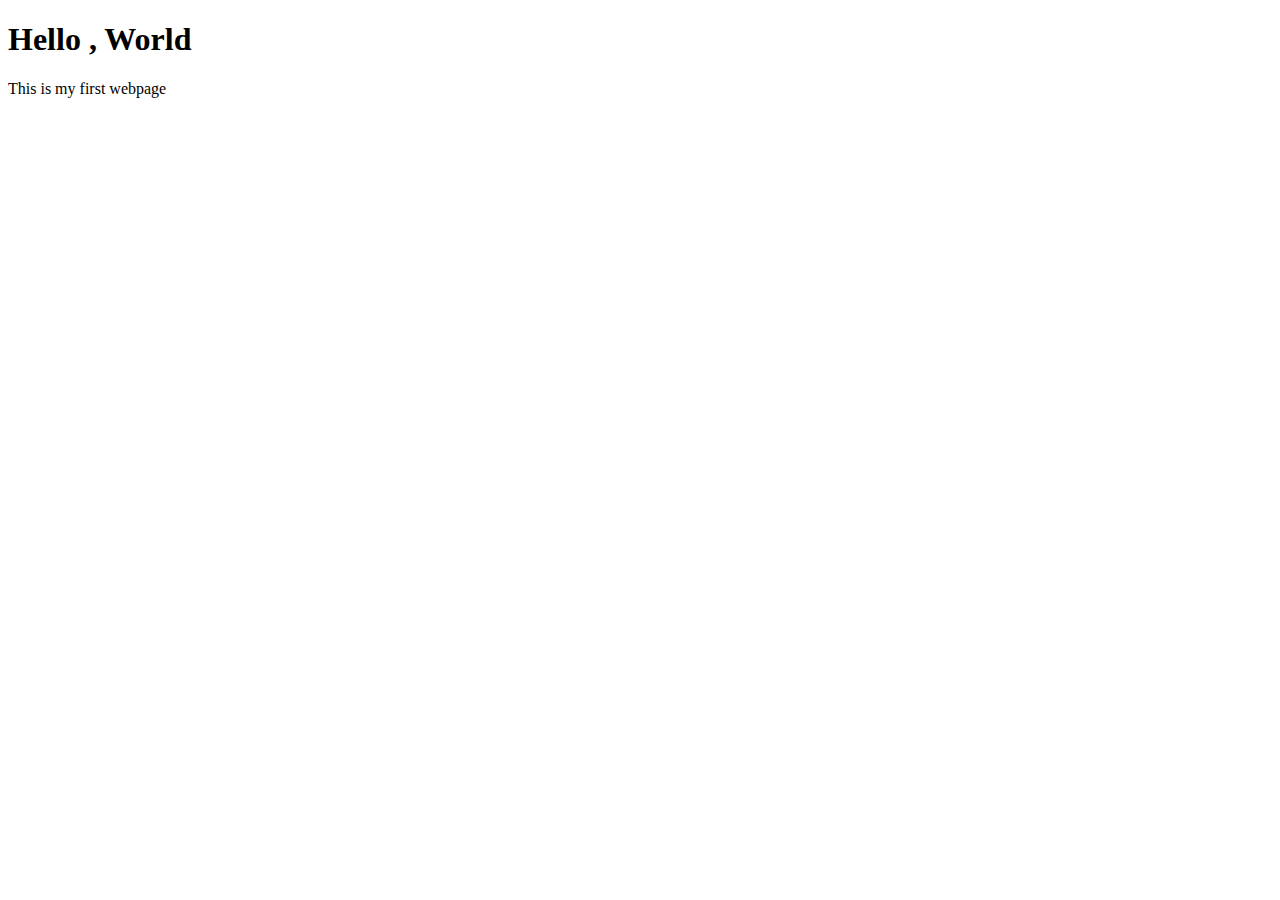
<file: index.html>
<!doctype html>
<html lang="en">
<head>
    <meta charset="UTF-8">
    <meta name="viewport"
          content="width=device-width, user-scalable=no, initial-scale=1.0, maximum-scale=1.0, minimum-scale=1.0">
    <meta http-equiv="X-UA-Compatible" content="ie=edge">
    <title>My First Webpage </title>
</head>
<body>
<h1> Hello , World   </h1>
<p> This is my first webpage </p>

</body> 
</html>
</file>
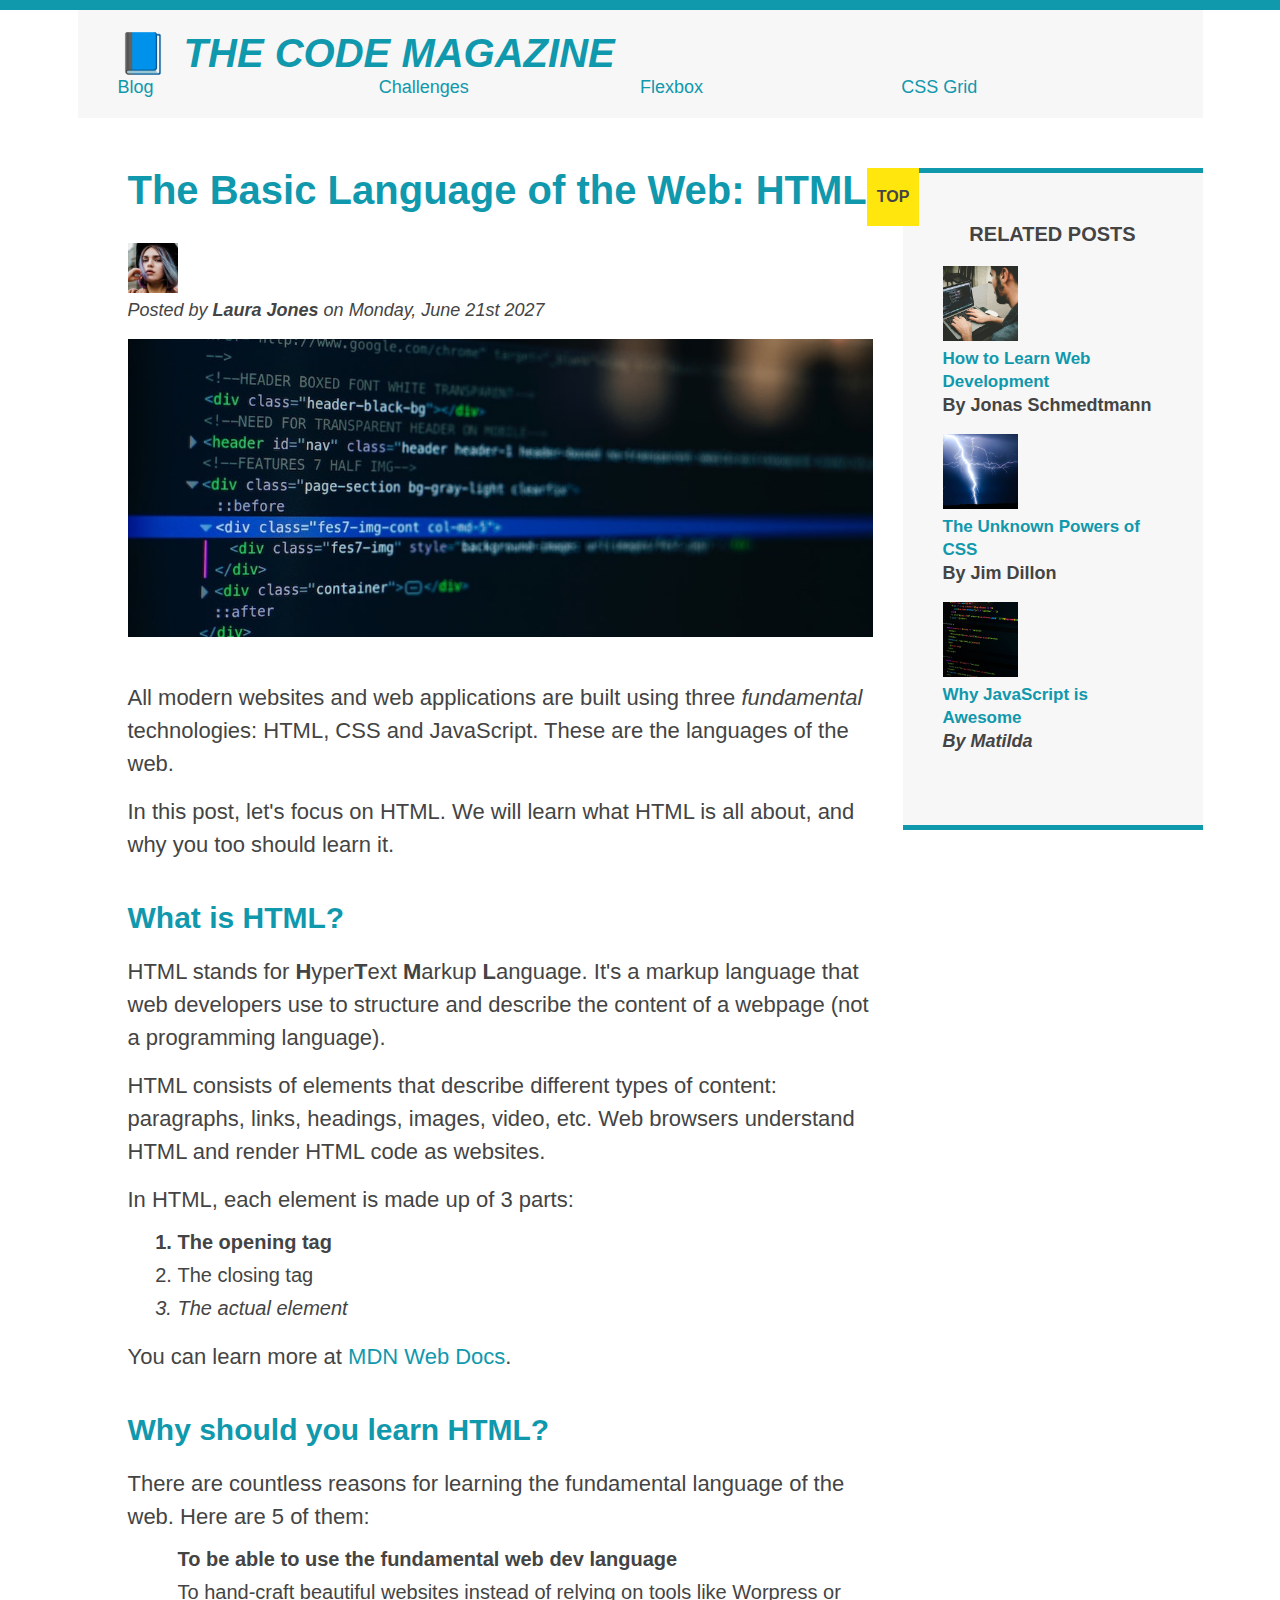
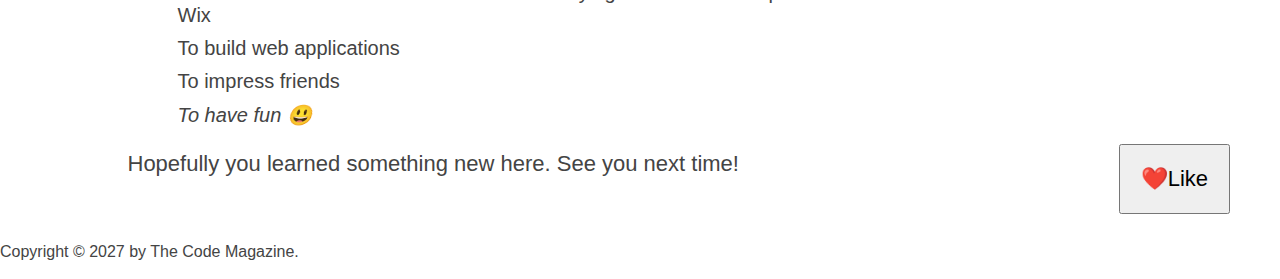
<file: 0-4 CSS FLEXBOX/index.html>
<!DOCTYPE html>
<html lang="en">
<head>
    <meta charset="UTF-8" />
    <link href="style.css" rel="stylesheet" />

    <title>The Basic Language of the Web: HTML</title>
</head>

<body>
<!--
<h1>The Basic Language of the Web: HTML</h1>
<h2>The Basic Language of the Web: HTML</h2>
<h3>The Basic Language of the Web: HTML</h3>
<h4>The Basic Language of the Web: HTML</h4>
<h5>The Basic Language of the Web: HTML</h5>
<h6>The Basic Language of the Web: HTML</h6>
-->

<div class="container">
    <header class="main-header clearfix">
        <h1>📘 The Code Magazine</h1>

        <nav>
            <!-- <strong>This is the navigation</strong> -->
            <a class="n1" href="blog.html">Blog</a>
            <a class="n2"    href="#">Challenges</a>
            <a class="n3" href="flexbox.html">Flexbox</a>
            <a class="n4" href="css-grid.html">CSS Grid</a>
        </nav>

        <!-- <div class="clear"></div> -->
    </header>

    <!-- ONLY NECESSARY FOR FLEXBOX -->
     <div class="row"> 
    <article>
        <header class="post-header">
            <h2>The Basic Language of the Web: HTML</h2>

            <div class="author-box">
                <img
                        src="laura-jones.jpg"
                        alt="Headshot of Laura Jones, A cute  Girl with Purple Hair "
                        height="50"
                        width="50"
                        class="author-img"
                />

                <p id="author" class="author">
                    Posted by <strong>Laura Jones</strong> on Monday, June 21st 2027
                </p>
            </div>
                                                                      
            <img
                    src="post-img.jpg"
                    alt="HTML code on a screen"
                    width="500"
                    height="200"
                    class="post-img"
            />
            <button>❤️Like</button>
        </header>

        <p>
            All modern websites and web applications are built using three
            <em>fundamental</em>
            technologies: HTML, CSS and JavaScript. These are the languages of the
            web.
        </p>

        <p>
            In this post, let's focus on HTML. We will learn what HTML is all
            about, and why you too should learn it.
        </p>

        <h3>What is HTML?</h3>
        <p>
            HTML stands for <strong>H</strong>yper<strong>T</strong>ext
            <strong>M</strong>arkup <strong>L</strong>anguage. It's a markup
            language that web developers use to structure and describe the content
            of a webpage (not a programming language).
        </p>
        <p>
            HTML consists of elements that describe different types of content:
            paragraphs, links, headings, images, video, etc. Web browsers
            understand HTML and render HTML code as websites.
        </p>
        <p>In HTML, each element is made up of 3 parts:</p>

        <ol>
            <li class="first-li">The opening tag</li>
            <li>The closing tag</li>
            <li>The actual element</li>
        </ol>

        <p>
            You can learn more at
            <a
                    href="https://developer.mozilla.org/en-US/docs/Web/HTML"
                    target="_blank"
            >MDN Web Docs</a
            >.
        </p>

        <h3>Why should you learn HTML?</h3>

        <p>
            There are countless reasons for learning the fundamental language of
            the web. Here are 5 of them:
        </p>

        <ul>
            <li class="first-li">
                To be able to use the fundamental web dev language
            </li>
            <li>
                To hand-craft beautiful websites instead of relying on tools like
                Worpress or Wix
            </li>
            <li>To build web applications</li>
            <li>To impress friends</li>
            <li>To have fun 😃</li>
        </ul>

        <p>Hopefully you learned something new here. See you next time!</p>
    </article>
</div>
    <aside>
        <h4>Related posts</h4>

        <ul class="related">
            <li class="related-post">
                <img
                        src="related-1.jpg"
                        alt="Person programming"
                        width="75"
                        height="75"
                />
                <div>
                    <a href="#" class="related-link">How to Learn Web Development</a>
                    <p class="related-author">By Jonas Schmedtmann</p>
                </div>
            </li>
            <li class="related-post">
                <img
                        src="related-2.jpg"
                        alt="Lightning"
                        width="75"
                        height="75"
                />
                <div>
                    <a href="#" class="related-link">The Unknown Powers of CSS</a>
                    <p class="related-author">By Jim Dillon</p>
                </div>
            </li>
            <li class="related-post">
                <img
                        src="related-3.jpg"
                        alt="JavaScript code on a screen"
                        width="75"
                        height="75"
                />
                <div>
                    <a href="#" class="related-link">Why JavaScript is Awesome</a>
                    <p class="related-author">By Matilda</p>
                </div>
            </li>
        </ul>
    </aside>
    </div>

    <footer>
        <p id="copyright" class="copyright-text">
            Copyright &copy; 2027 by The Code Magazine.
        </p>
    </footer>

</body>
</html>
</file>
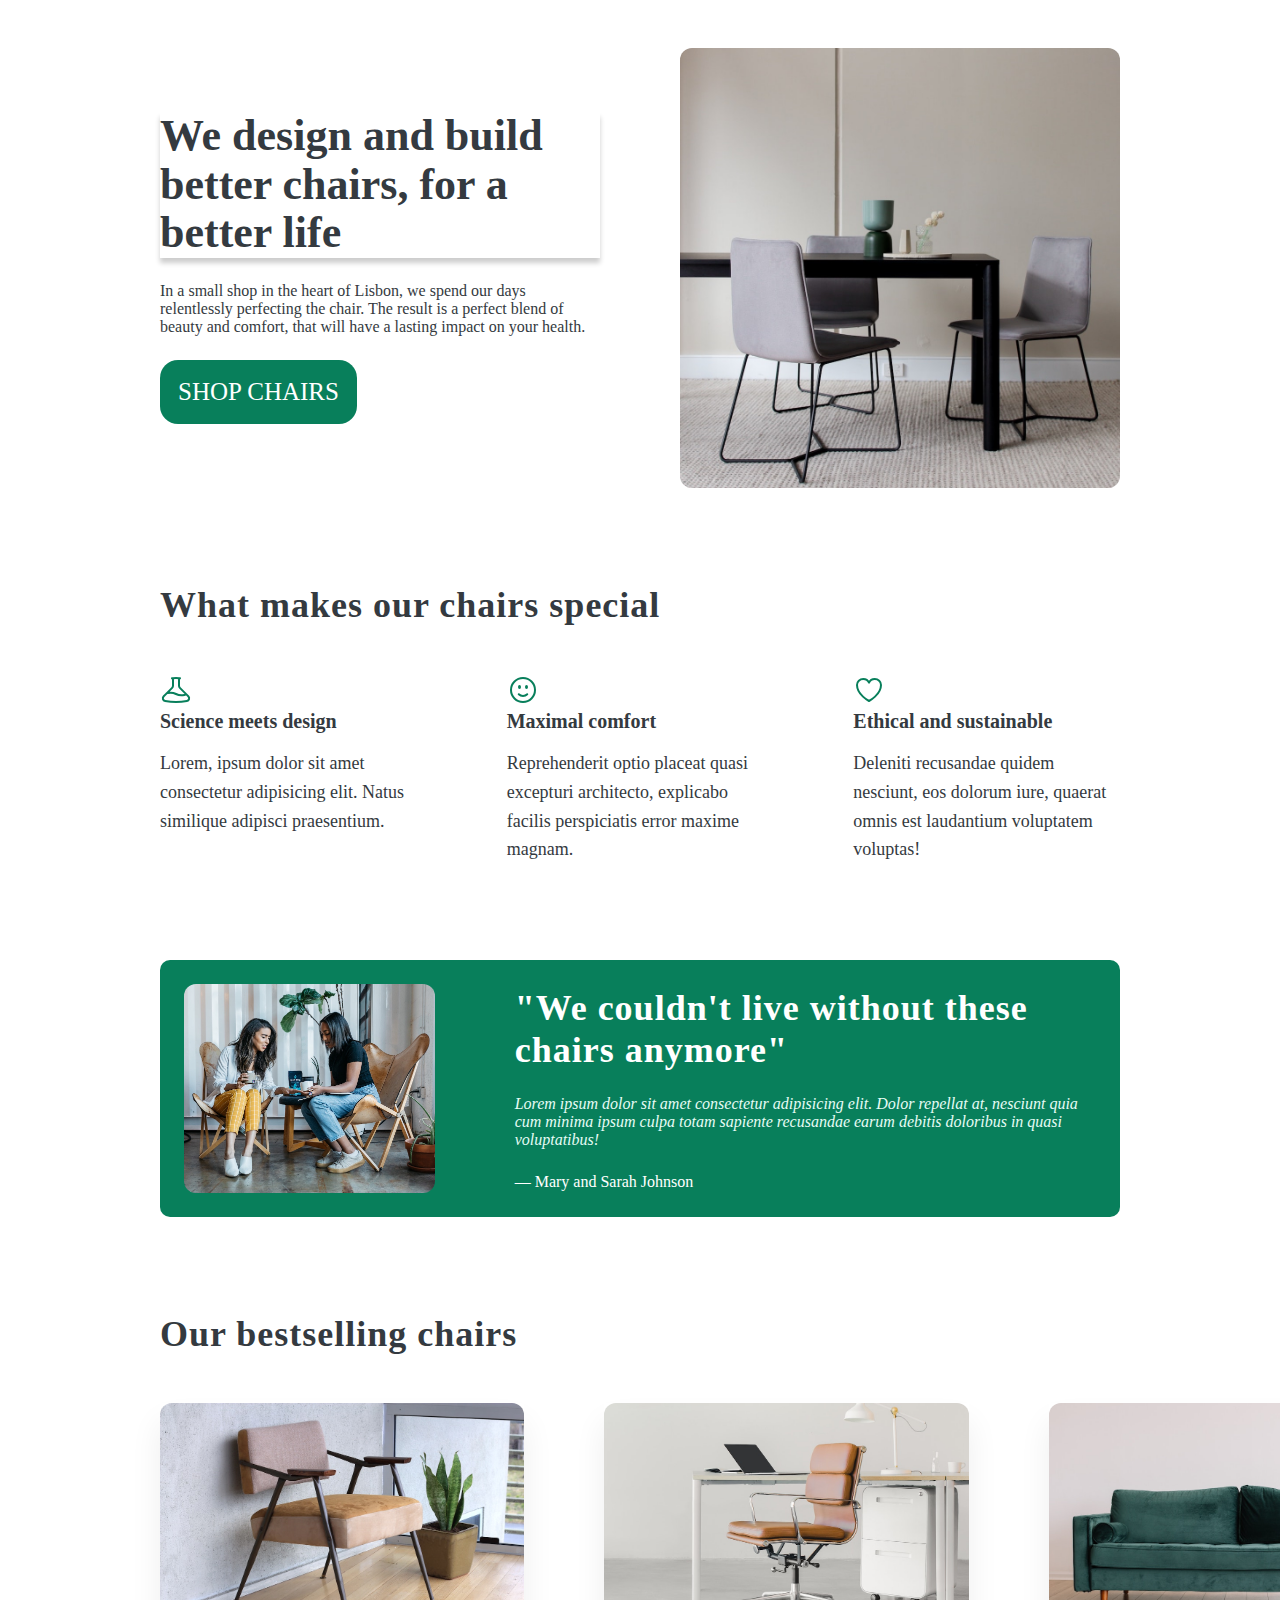
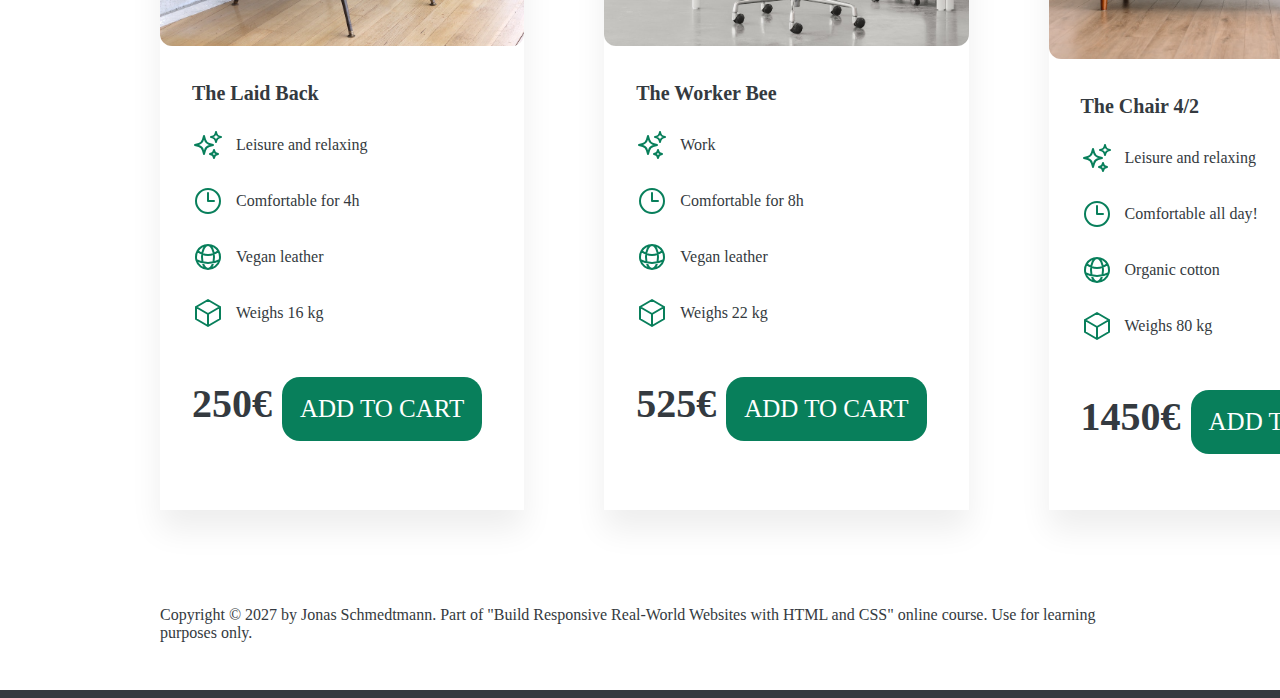
<file: 5-DESIGN/index.html>
<!DOCTYPE html>
<html lang="en">
  <head>
    <meta charset="UTF-8" />
    <meta http-equiv="X-UA-Compatible" content="IE=edge" />
    <meta name="viewport" content="width=device-width, initial-scale=1.0" />

    <link rel="stylesheet" href="style.css" />
    <title>Lisbon Chair Shop</title>
  </head>
  <body>
    <div class="container">
      <header>
        <div class="header-text-box">
          <h1>We design and build better chairs, for a better life</h1>
          <p class="header-text">
            In a small shop in the heart of Lisbon, we spend our days
            relentlessly perfecting the chair. The result is a perfect blend of
            beauty and comfort, that will have a lasting impact on your health.
          </p>
          <a class="btn btn--big" href="#">Shop chairs</a>
        </div>
        <img src="hero.jpg" alt="Photo" />
      </header>

      <section>
        <h2>What makes our chairs special</h2>
       
        
        <div class="grid-3-cols">
      
          <div>
            <svg class="features-icon" xmlns="http://www.w3.org/2000/svg" fill="none" viewBox="0 0 24 24" stroke-width="1.5" stroke="currentColor" class="size-6">
              <path stroke-linecap="round" stroke-linejoin="round" d="M9.75 3.104v5.714a2.25 2.25 0 0 1-.659 1.591L5 14.5M9.75 3.104c-.251.023-.501.05-.75.082m.75-.082a24.301 24.301 0 0 1 4.5 0m0 0v5.714c0 .597.237 1.17.659 1.591L19.8 15.3M14.25 3.104c.251.023.501.05.75.082M19.8 15.3l-1.57.393A9.065 9.065 0 0 1 12 15a9.065 9.065 0 0 0-6.23-.693L5 14.5m14.8.8 1.402 1.402c1.232 1.232.65 3.318-1.067 3.611A48.309 48.309 0 0 1 12 21c-2.773 0-5.491-.235-8.135-.687-1.718-.293-2.3-2.379-1.067-3.61L5 14.5" />
            </svg>
            <p class="features-title"><strong>Science meets design</strong></p>
            <p class="features-text">
              Lorem, ipsum dolor sit amet consectetur adipisicing elit. Natus
              similique adipisci praesentium.
            </p>
          </div>

          <div>
            <svg xmlns="http://www.w3.org/2000/svg" fill="none" viewBox="0 0 24 24" stroke-width="1.5" stroke="currentColor" class="features-icon">
              <path stroke-linecap="round" stroke-linejoin="round" d="M15.182 15.182a4.5 4.5 0 0 1-6.364 0M21 12a9 9 0 1 1-18 0 9 9 0 0 1 18 0ZM9.75 9.75c0 .414-.168.75-.375.75S9 10.164 9 9.75 9.168 9 9.375 9s.375.336.375.75Zm-.375 0h.008v.015h-.008V9.75Zm5.625 0c0 .414-.168.75-.375.75s-.375-.336-.375-.75.168-.75.375-.75.375.336.375.75Zm-.375 0h.008v.015h-.008V9.75Z" />
            </svg>
            
            <p class="features-title">
              <strong>Maximal comfort</strong>
            </p>
            <p class="features-text">
              Reprehenderit optio placeat quasi excepturi architecto, explicabo
              facilis perspiciatis error maxime magnam.
            </p>
          </div>

          <div>
            <svg xmlns="http://www.w3.org/2000/svg" fill="none" viewBox="0 0 24 24" stroke-width="1.5" stroke="currentColor" class="features-icon">
              <path stroke-linecap="round" stroke-linejoin="round" d="M21 8.25c0-2.485-2.099-4.5-4.688-4.5-1.935 0-3.597 1.126-4.312 2.733-.715-1.607-2.377-2.733-4.313-2.733C5.1 3.75 3 5.765 3 8.25c0 7.22 9 12 9 12s9-4.78 9-12Z" />
            </svg>
            
            <p class="features-title">
              <strong>Ethical and sustainable</strong>
            </p>
            <p class="features-text">
              Deleniti recusandae quidem nesciunt, eos dolorum iure, quaerat
              omnis est laudantium voluptatem voluptas!
            </p>
          </div>
        </div>
      </section>

      <section class="testimonial-section">
        <div class="grid-3-cols">

          <img src="customers.jpg" alt="People sitting on chairs" />
          <div class="testimonial-box">
            <h2>"We couldn't live without these chairs anymore"</h2>
            <blockquote class="testimonial-text">
              Lorem ipsum dolor sit amet consectetur adipisicing elit. Dolor
              repellat at, nesciunt quia cum minima ipsum culpa totam sapiente
              recusandae earum debitis doloribus in quasi voluptatibus!
            </blockquote>
            <p class="testimonial-author">&mdash; Mary and Sarah Johnson</p>
          </div>
        </div>
      </section>

      <section>
        <h2>Our bestselling chairs</h2>
        <div class="grid-3-cols">
          <figure class="chair">
            <img src="chair-1.jpg" alt="Chair" />
            <div class="chair-box">
              <h3>The Laid Back</h3>
              <ul class="chair-details">
                <li>
                  <svg xmlns="http://www.w3.org/2000/svg" fill="none" viewBox="0 0 24 24" stroke-width="1.5" stroke="currentColor" class="features-icon">
                    <path stroke-linecap="round" stroke-linejoin="round" d="M9.813 15.904 9 18.75l-.813-2.846a4.5 4.5 0 0 0-3.09-3.09L2.25 12l2.846-.813a4.5 4.5 0 0 0 3.09-3.09L9 5.25l.813 2.846a4.5 4.5 0 0 0 3.09 3.09L15.75 12l-2.846.813a4.5 4.5 0 0 0-3.09 3.09ZM18.259 8.715 18 9.75l-.259-1.035a3.375 3.375 0 0 0-2.455-2.456L14.25 6l1.036-.259a3.375 3.375 0 0 0 2.455-2.456L18 2.25l.259 1.035a3.375 3.375 0 0 0 2.456 2.456L21.75 6l-1.035.259a3.375 3.375 0 0 0-2.456 2.456ZM16.894 20.567 16.5 21.75l-.394-1.183a2.25 2.25 0 0 0-1.423-1.423L13.5 18.75l1.183-.394a2.25 2.25 0 0 0 1.423-1.423l.394-1.183.394 1.183a2.25 2.25 0 0 0 1.423 1.423l1.183.394-1.183.394a2.25 2.25 0 0 0-1.423 1.423Z" />
                  </svg>
                  
                  <!-- Span is a generic INLINE text element, it doesn't have any meaning. It's like a div element, but inline -->
                  <span>Leisure and relaxing</span>
                </li>
                <li><svg xmlns="http://www.w3.org/2000/svg" fill="none" viewBox="0 0 24 24" stroke-width="1.5" stroke="currentColor" class="features-icon">
                  <path stroke-linecap="round" stroke-linejoin="round" d="M12 6v6h4.5m4.5 0a9 9 0 1 1-18 0 9 9 0 0 1 18 0Z" />
                </svg>
                
                  <span>Comfortable for 4h</span>
                </li>
                <li><svg xmlns="http://www.w3.org/2000/svg" fill="none" viewBox="0 0 24 24" stroke-width="1.5" stroke="currentColor" class="features-icon">
                  <path stroke-linecap="round" stroke-linejoin="round" d="M12 21a9.004 9.004 0 0 0 8.716-6.747M12 21a9.004 9.004 0 0 1-8.716-6.747M12 21c2.485 0 4.5-4.03 4.5-9S14.485 3 12 3m0 18c-2.485 0-4.5-4.03-4.5-9S9.515 3 12 3m0 0a8.997 8.997 0 0 1 7.843 4.582M12 3a8.997 8.997 0 0 0-7.843 4.582m15.686 0A11.953 11.953 0 0 1 12 10.5c-2.998 0-5.74-1.1-7.843-2.918m15.686 0A8.959 8.959 0 0 1 21 12c0 .778-.099 1.533-.284 2.253m0 0A17.919 17.919 0 0 1 12 16.5c-3.162 0-6.133-.815-8.716-2.247m0 0A9.015 9.015 0 0 1 3 12c0-1.605.42-3.113 1.157-4.418" /> </svg>
                  <span>Vegan leather</span>
                </li>
                <li>
                  <svg xmlns="http://www.w3.org/2000/svg" fill="none" viewBox="0 0 24 24" stroke-width="1.5" stroke="currentColor" class="features-icon">
                    <path stroke-linecap="round" stroke-linejoin="round" d="m21 7.5-9-5.25L3 7.5m18 0-9 5.25m9-5.25v9l-9 5.25M3 7.5l9 5.25M3 7.5v9l9 5.25m0-9v9" />
                  </svg>
                  
                
                  <span>Weighs 16 kg</span>
                </li>
              </ul>
              <div class="chair-price">
                <strong>250€</strong>
                <a href="#" class="btn btn--small newb">Add to cart</a>
              </div>
            </div>
          </figure>

          <figure class="chair">
            <img src="chair-2.jpg" alt="Chair" />
            <div class="chair-box">
              
              <h3>The Worker Bee</h3>
              <ul class="chair-details">
                <li>
                  <svg xmlns="http://www.w3.org/2000/svg" fill="none" viewBox="0 0 24 24" stroke-width="1.5" stroke="currentColor" class="features-icon">
                    <path stroke-linecap="round" stroke-linejoin="round" d="M9.813 15.904 9 18.75l-.813-2.846a4.5 4.5 0 0 0-3.09-3.09L2.25 12l2.846-.813a4.5 4.5 0 0 0 3.09-3.09L9 5.25l.813 2.846a4.5 4.5 0 0 0 3.09 3.09L15.75 12l-2.846.813a4.5 4.5 0 0 0-3.09 3.09ZM18.259 8.715 18 9.75l-.259-1.035a3.375 3.375 0 0 0-2.455-2.456L14.25 6l1.036-.259a3.375 3.375 0 0 0 2.455-2.456L18 2.25l.259 1.035a3.375 3.375 0 0 0 2.456 2.456L21.75 6l-1.035.259a3.375 3.375 0 0 0-2.456 2.456ZM16.894 20.567 16.5 21.75l-.394-1.183a2.25 2.25 0 0 0-1.423-1.423L13.5 18.75l1.183-.394a2.25 2.25 0 0 0 1.423-1.423l.394-1.183.394 1.183a2.25 2.25 0 0 0 1.423 1.423l1.183.394-1.183.394a2.25 2.25 0 0 0-1.423 1.423Z" />
              </svg>
                  <span>Work</span>
                </li>
                <li>
                  <svg xmlns="http://www.w3.org/2000/svg" fill="none" viewBox="0 0 24 24" stroke-width="1.5" stroke="currentColor" class="features-icon">
                    <path stroke-linecap="round" stroke-linejoin="round" d="M12 6v6h4.5m4.5 0a9 9 0 1 1-18 0 9 9 0 0 1 18 0Z" />
                  </svg>
                  <span>Comfortable for 8h</span>
                </li>
                <li><svg xmlns="http://www.w3.org/2000/svg" fill="none" viewBox="0 0 24 24" stroke-width="1.5" stroke="currentColor" class="features-icon">
                  <path stroke-linecap="round" stroke-linejoin="round" d="M12 21a9.004 9.004 0 0 0 8.716-6.747M12 21a9.004 9.004 0 0 1-8.716-6.747M12 21c2.485 0 4.5-4.03 4.5-9S14.485 3 12 3m0 18c-2.485 0-4.5-4.03-4.5-9S9.515 3 12 3m0 0a8.997 8.997 0 0 1 7.843 4.582M12 3a8.997 8.997 0 0 0-7.843 4.582m15.686 0A11.953 11.953 0 0 1 12 10.5c-2.998 0-5.74-1.1-7.843-2.918m15.686 0A8.959 8.959 0 0 1 21 12c0 .778-.099 1.533-.284 2.253m0 0A17.919 17.919 0 0 1 12 16.5c-3.162 0-6.133-.815-8.716-2.247m0 0A9.015 9.015 0 0 1 3 12c0-1.605.42-3.113 1.157-4.418" /> </svg>
                  <span>Vegan leather</span>
                </li>
                <li>
                  <svg xmlns="http://www.w3.org/2000/svg" fill="none" viewBox="0 0 24 24" stroke-width="1.5" stroke="currentColor" class="features-icon">
                    <path stroke-linecap="round" stroke-linejoin="round" d="m21 7.5-9-5.25L3 7.5m18 0-9 5.25m9-5.25v9l-9 5.25M3 7.5l9 5.25M3 7.5v9l9 5.25m0-9v9" />
                  </svg>
                  <span>Weighs 22 kg</span>
                </li>
              </ul>
              <div class="chair-price">
                <strong>525€</strong>
                <a href="#" class="btn btn--small newb2 ">Add to cart</a>
              </div>
            </div>
          </figure>

          <figure class="chair">
            <img src="chair-3.jpg" alt="Chair" />
            <div class="chair-box">
              <h3>The Chair 4/2</h3>
              <ul class="chair-details">
                <li>     <svg xmlns="http://www.w3.org/2000/svg" fill="none" viewBox="0 0 24 24" stroke-width="1.5" stroke="currentColor" class="features-icon">
                  <path stroke-linecap="round" stroke-linejoin="round" d="M9.813 15.904 9 18.75l-.813-2.846a4.5 4.5 0 0 0-3.09-3.09L2.25 12l2.846-.813a4.5 4.5 0 0 0 3.09-3.09L9 5.25l.813 2.846a4.5 4.5 0 0 0 3.09 3.09L15.75 12l-2.846.813a4.5 4.5 0 0 0-3.09 3.09ZM18.259 8.715 18 9.75l-.259-1.035a3.375 3.375 0 0 0-2.455-2.456L14.25 6l1.036-.259a3.375 3.375 0 0 0 2.455-2.456L18 2.25l.259 1.035a3.375 3.375 0 0 0 2.456 2.456L21.75 6l-1.035.259a3.375 3.375 0 0 0-2.456 2.456ZM16.894 20.567 16.5 21.75l-.394-1.183a2.25 2.25 0 0 0-1.423-1.423L13.5 18.75l1.183-.394a2.25 2.25 0 0 0 1.423-1.423l.394-1.183.394 1.183a2.25 2.25 0 0 0 1.423 1.423l1.183.394-1.183.394a2.25 2.25 0 0 0-1.423 1.423Z" />
            </svg>
                  <span>Leisure and relaxing</span>
                </li>
                <li>
                  <svg xmlns="http://www.w3.org/2000/svg" fill="none" viewBox="0 0 24 24" stroke-width="1.5" stroke="currentColor" class="features-icon">
                    <path stroke-linecap="round" stroke-linejoin="round" d="M12 6v6h4.5m4.5 0a9 9 0 1 1-18 0 9 9 0 0 1 18 0Z" />
                  </svg>
                  <span>Comfortable all day!</span>
                </li>
                <li>
                  <svg xmlns="http://www.w3.org/2000/svg" fill="none" viewBox="0 0 24 24" stroke-width="1.5" stroke="currentColor" class="features-icon">
                    <path stroke-linecap="round" stroke-linejoin="round" d="M12 21a9.004 9.004 0 0 0 8.716-6.747M12 21a9.004 9.004 0 0 1-8.716-6.747M12 21c2.485 0 4.5-4.03 4.5-9S14.485 3 12 3m0 18c-2.485 0-4.5-4.03-4.5-9S9.515 3 12 3m0 0a8.997 8.997 0 0 1 7.843 4.582M12 3a8.997 8.997 0 0 0-7.843 4.582m15.686 0A11.953 11.953 0 0 1 12 10.5c-2.998 0-5.74-1.1-7.843-2.918m15.686 0A8.959 8.959 0 0 1 21 12c0 .778-.099 1.533-.284 2.253m0 0A17.919 17.919 0 0 1 12 16.5c-3.162 0-6.133-.815-8.716-2.247m0 0A9.015 9.015 0 0 1 3 12c0-1.605.42-3.113 1.157-4.418" /> </svg>
                  <span>Organic cotton</span>
                </li>
                <li>
                  <svg xmlns="http://www.w3.org/2000/svg" fill="none" viewBox="0 0 24 24" stroke-width="1.5" stroke="currentColor" class="features-icon">
                    <path stroke-linecap="round" stroke-linejoin="round" d="m21 7.5-9-5.25L3 7.5m18 0-9 5.25m9-5.25v9l-9 5.25M3 7.5l9 5.25M3 7.5v9l9 5.25m0-9v9" />
                  </svg>
                  <span>Weighs 80 kg</span>
                </li>
              </ul>
              <div class="chair-price">
                <strong>1450€</strong>
                <a href="#" class="btn btn--small newb3">Add to cart</a>
              </div>
            </div>
          </figure>
        </div>
      </section>

      <footer>
        Copyright &copy; 2027 by Jonas Schmedtmann. Part of "Build Responsive
        Real-World Websites with HTML and CSS" online course. Use for learning
        purposes only.
      </footer>
    </div>
  </body>
</html>
</file>
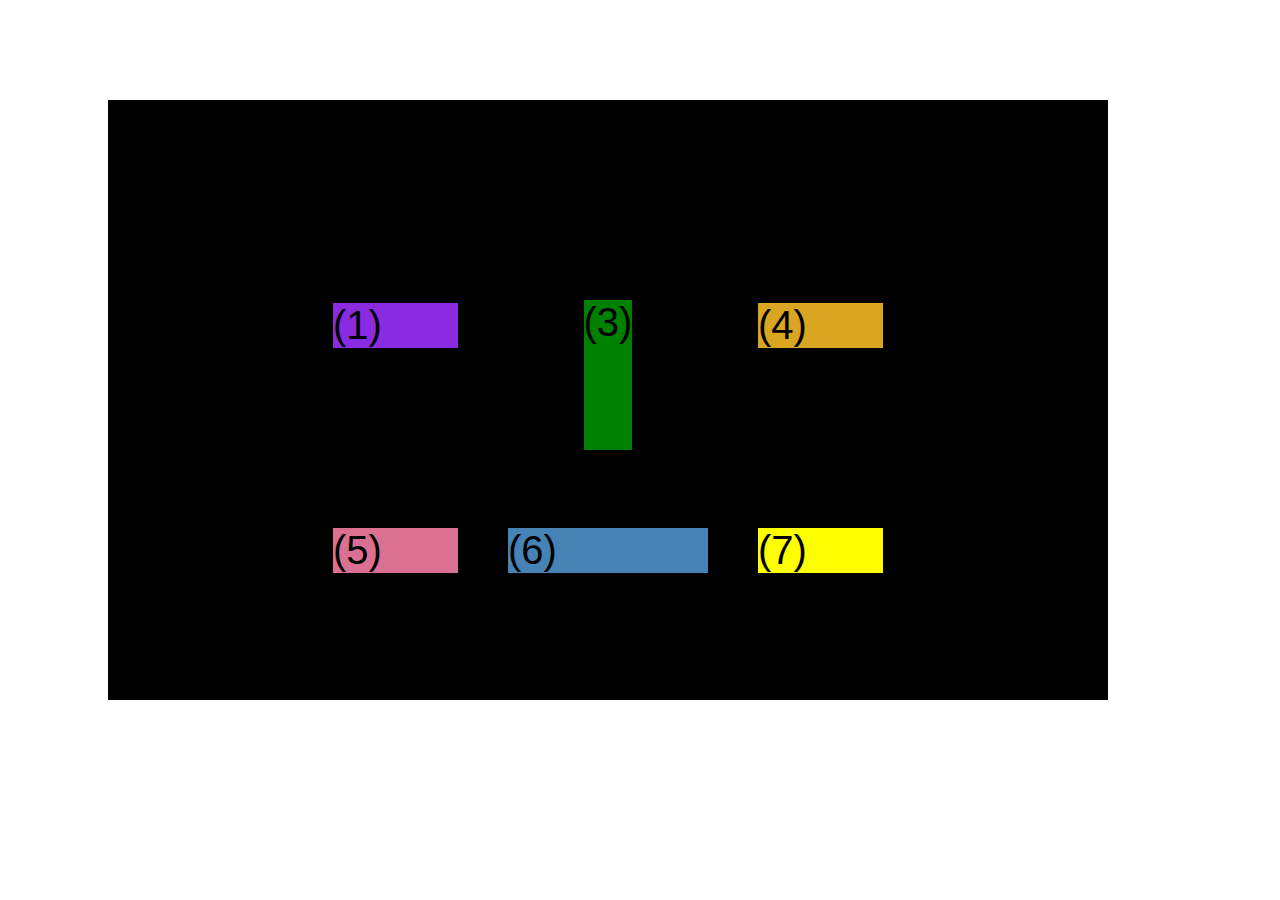
<file: 0-4 CSS FLEXBOX/css-grid.html>
<!DOCTYPE html>
<html lang="en">
  <head>
    <meta charset="UTF-8" />
    <meta http-equiv="X-UA-Compatible" content="IE=edge" />
    <meta name="viewport" content="width=device-width, initial-scale=1.0" />
    <title>CSS Grid</title>
    <style>
      .el--1 {
        background-color: blueviolet;
      }
      .el--2 {
        background-color: orangered;   
      }
      .el--3 {
        background-color: green;
        height: 150px;
      }
      .el--4 {
        background-color: goldenrod;
      }
      .el--5 {
        background-color: palevioletred;
      }
      .el--6 {
        background-color: steelblue;
      }
      .el--7 {
        background-color: yellow;
      }
      .el--8 {
        background-color: crimson;
      }

      .container--1 {
        /* STARTER */
        font-family: sans-serif;
        background-color: #ddd;
        font-size: 40px;
        margin: 40px;
        display: none;
        
  /*    grid-template-columns:120px 100px 130px auto auto ;   This is a very Crucial Grid Example , By setting columns 120 100 130 what will be displayed is the first column of our grid willbe set to 120 then second will be 100 then third will be 130 and then it'll select column width automaticalyy for next two columns then the values for other columns willl again repeat from 120 , Hence we cans day that  value of 6th column will be 120 again */      
  
/*grid-template-rows:  132px 178px 116px ;  The Value of 1 Row ( Entire row )  will going to be 132 then for second row it'll be 178 and for third will be 116 if 3 row exist ,  !!!IMP- The row valies will be applicabe to the auto values of column too hance for the auto grid items the value will be auto x 132 ,  auto x 178   */
grid-template-columns: repeat(4,1fr);/*This fr is a fraction unit , it'll divide the grid into 4 equal parts */
grid-template-rows: 1px 1fr;      /*This will divide the grid into 2 equal parts */
column-gap: 20px;
row-gap: 40px;
grid-row:  2 / 4 ;
      }


.el--8{

grid-row: 6 / 3;  
grid-column:4/ 5 ;

}



      .container--2 {
        /* STARTER */
        font-family: sans-serif;
        background-color: black;
        font-size: 40px;
        margin: 100px;

        width: 1000px;
        height: 600px;
        display: grid;
grid-template-columns: 125px 200px 125px ;
grid-template-rows: 250px 100px ;
justify-content: center;
align-content: center;
     gap: 50px   ; /* align-items is used to align flex items along the cross axis, which is vertical by default.
justify-content is used to align flex items along the main axis, which is horizontal by default. */
    align-items: center;
     /* CSS GRID */
      }          

      .el--3{
        align-self: flex-end;
        justify-self: center;
      }
      
      







    </style>
  </head>
  <body>
    <div class="container--1">
      <div class="el el--1">(1) HTML</div>
      <div class="el el--2">(2) and</div>
      <div class="el el--3">(3) CSS</div>
      <div class="el el--4">(4) are</div>
      <div class="el el--5">(5) amazing</div>
      <div class="el el--6">(6) languages</div>
      <div class="el el--7">(7) to</div>
      <div class="el el--8">(8) learn</div>
    </div>

    <div class="container--2">
      <div class="el el--1">(1)</div>
      <div class="el el--3">(3)</div>
      <div class="el el--4">(4)</div>
      <div class="el el--5">(5)</div>
      <div class="el el--6">(6)</div>
      <div class="el el--7">(7)</div>
    </div>
  </body>
</html>
</file>
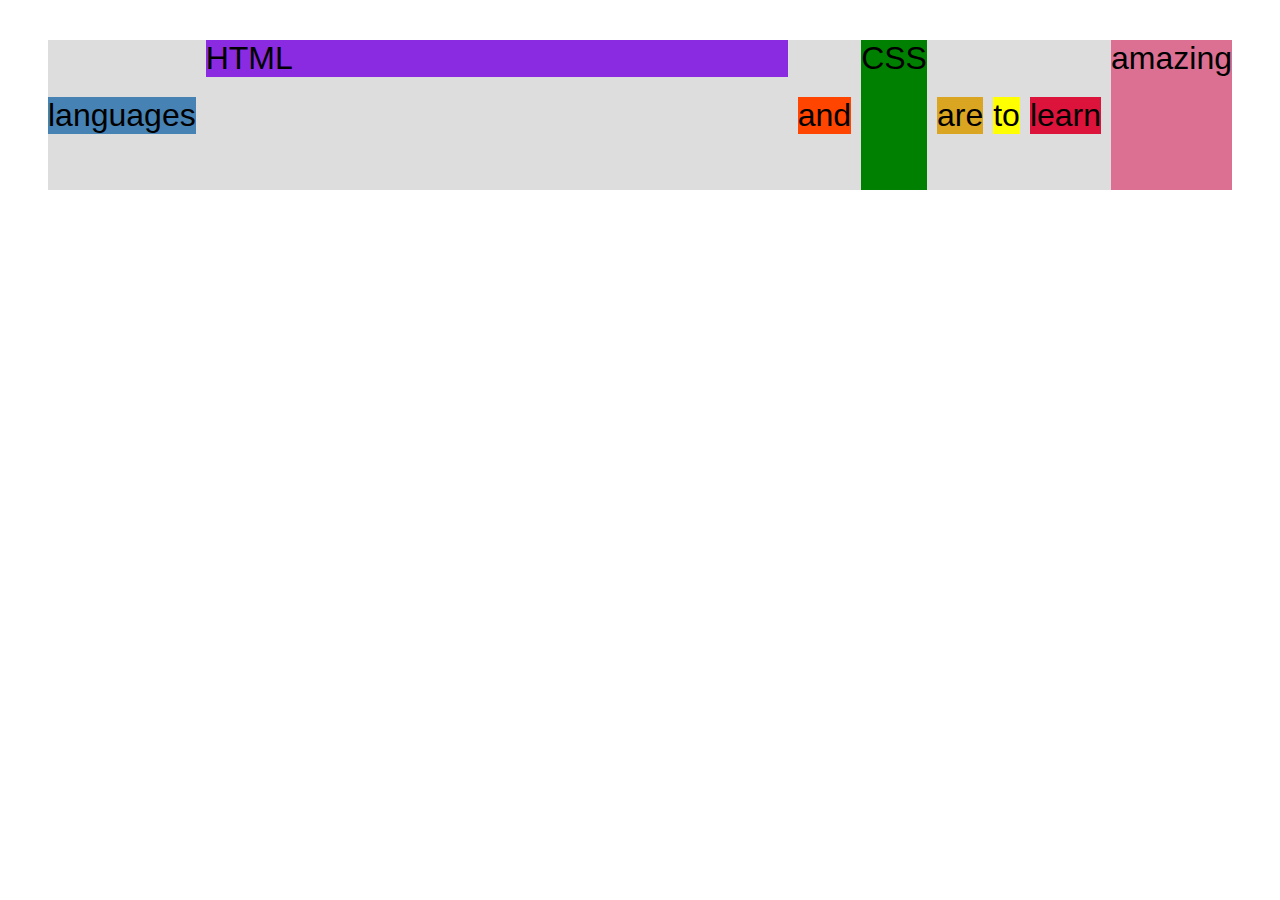
<file: 0-4 CSS FLEXBOX/flexbox.html>
<!DOCTYPE html>
<html lang="en">
  <head>
    <meta charset="UTF-8" />
    <meta http-equiv="X-UA-Compatible" content="IE=edge" />
    <meta name="viewport" content="width=device-width, initial-scale=1.0" />
    <title>Flexbox</title>
    <style>
      .el--1 {
        background-color: blueviolet;
      }
      .el--2 {
        background-color: orangered;
      }
      .el--3 {
        background-color: green;
        height: 150px;
      }
      .el--4 {
        background-color: goldenrod;
      }
      .el--5 {
        background-color: palevioletred;
      }
      .el--6 {
        background-color: steelblue;
      }
      .el--7 {
        background-color: yellow;
      }
      .el--8 {
        background-color: crimson;
      
      }

      .container {
        /* STARTER */
        font-family: sans-serif;
        background-color: #ddd;
        font-size: 32px;
        margin: 40px;
        display:flex;
        align-items: center;  
        justify-content: flex-start;
        gap: 10px;

        
      }
.el{
 /* flex-shrink: 0;*/
  /*flex-grow: 1;  This flexgrow property is used to make the element grow and shrink based on the available space. */
  /*flex-basis: 200px; ???This flex-basis property is used to set the initial size of the element. */
  flex: 0 0 200; /* The flex property in CSS is a shorthand property for setting three properties: flex-grow, flex-shrink, and flex-basis. These properties are used to control how a flex item grows and shrinks to fit the space available in its flex container. */
}
   .el--1{
    align-self: flex-start; /*This align-self property is used to align the element in the container. */
    flex-grow: 3;
    flex-basis: 200px /*This flex-basis property is used to set the initial size of the element. */;
   }

.el--5{
  align-self: stretch;
  order: 1;
}

.el--6{
  order: -1;
}

    </style>
  </head>
  <body>
    <div class="container">
      <div class="el el--1">HTML</div>
      <div class="el el--2">and</div>
      <div class="el el--3">CSS</div>
      <div class="el el--4">are</div>
      <div class="el el--5">amazing</div>
      <div class="el el--6">languages</div>
      <div class="el el--7">to</div>
      <div class="el el--8">learn</div>
    </div>
  </body>
</html>
</file>
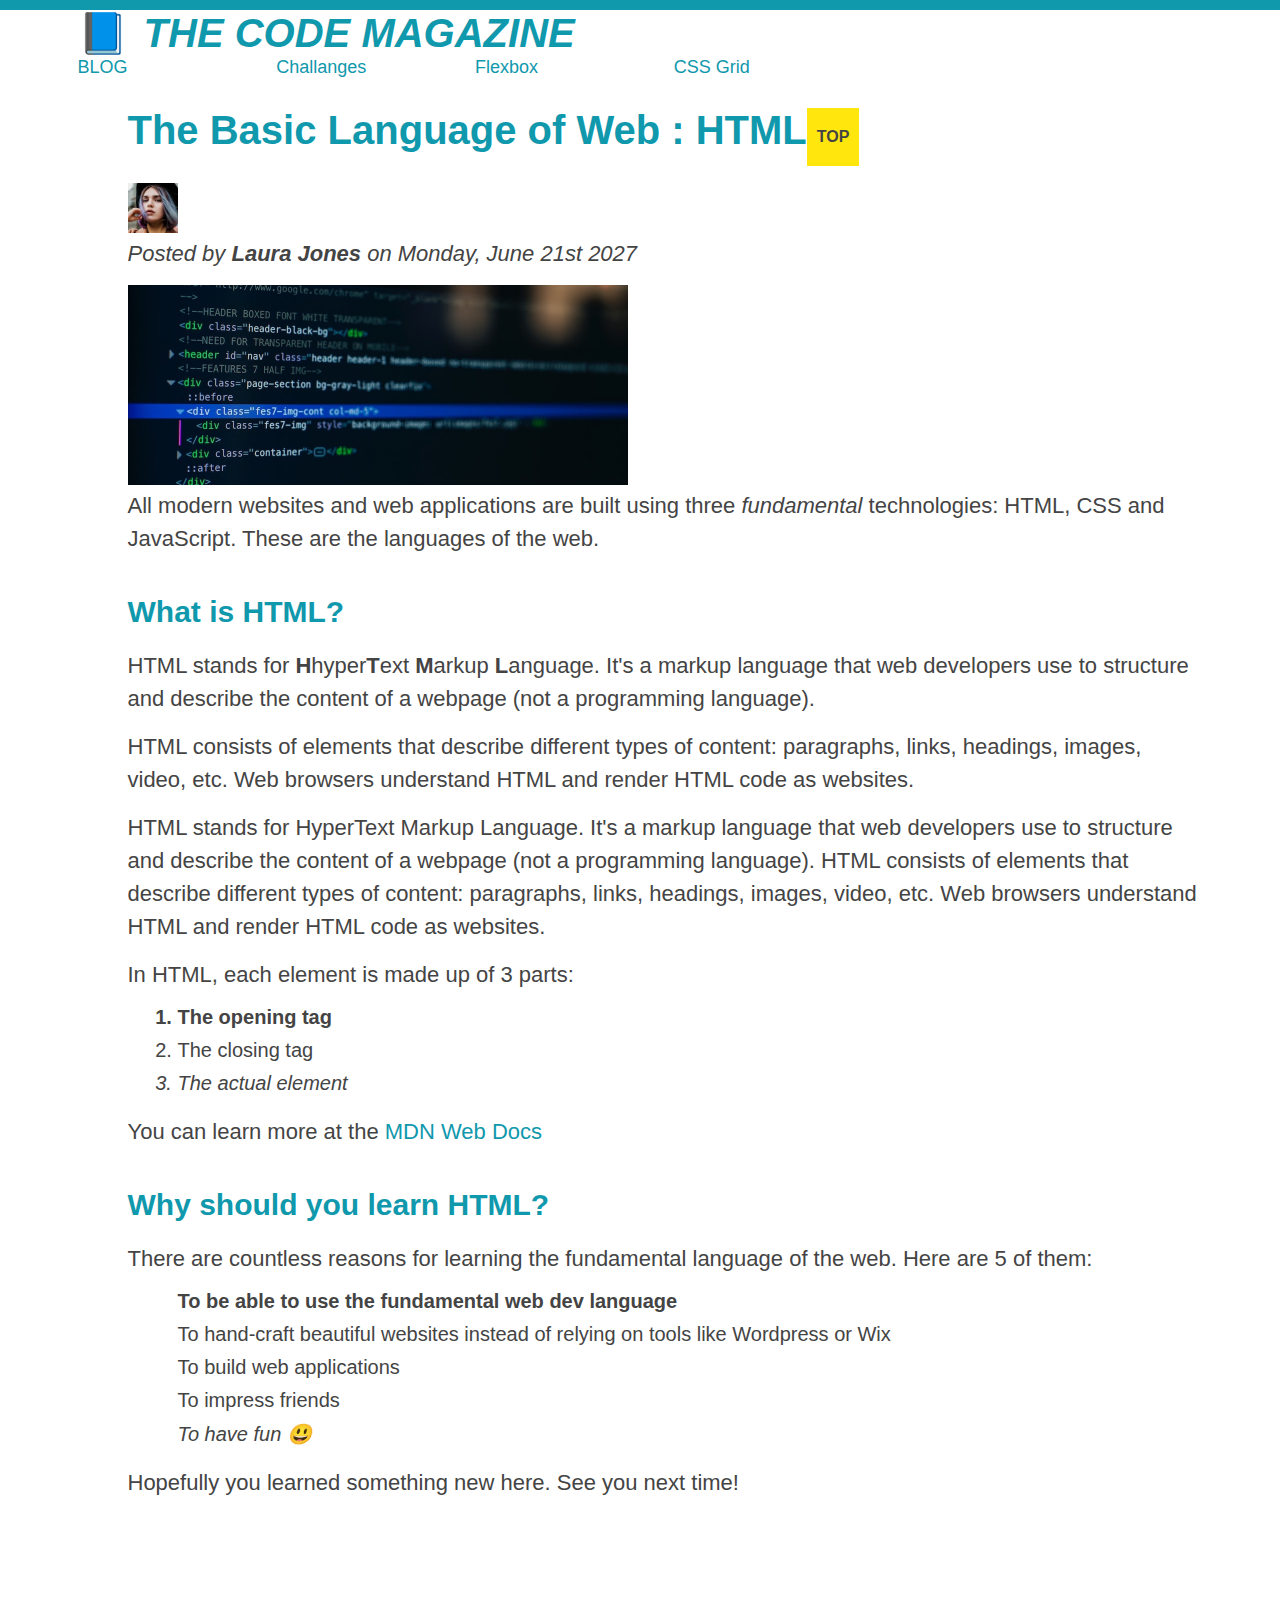
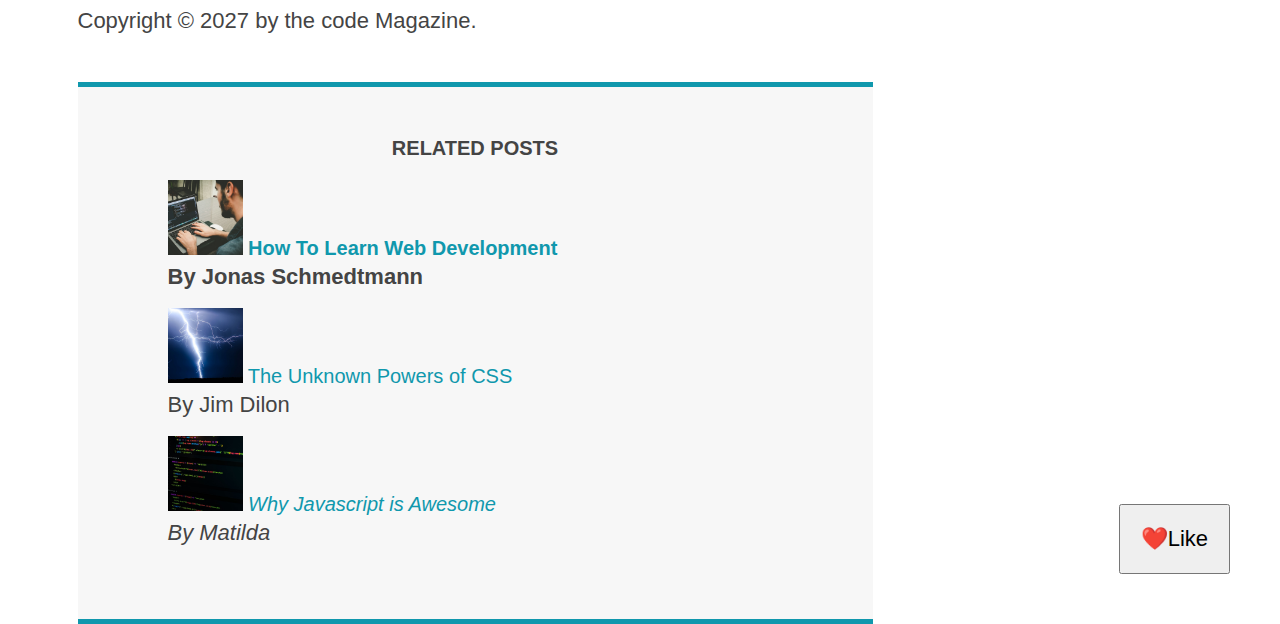
<file: 0-4 CSS FLEXBOX/title.html>
<!DOCTYPE html>
<html lang="en">
<head>
    <meta charset="UTF-8">  <!--? This meta charset is helping us to display the Book Emoji--->
    <title> The Basic Language of Web:HTML</title>
    <link href="style.css"  rel="stylesheet">
</head>
<body>
<div class="container">  <!--comm-- This div is used to  create a division or in easier words we can say it is used to create a container -->
<header class="main_header "> <!--comm--( Always write the class name seperated by _ or -) -->
    <h1> 📘 The Code Magazine</h1>
    <nav>
        <!--<strong>This is the Navigation </strong>-->
        <a href="blog.html">BLOG</a>
        <a href="#">Challanges</a>
        <a href="#">Flexbox</a>
        <a href="#">CSS Grid</a>
    </nav>
    <!---<p>TEST PARAGRAPH </p>--->
</header>
<article>
    <header class="post_header">
        <h2> The Basic Language of Web :
            HTML </h2>
        <img  src="laura-jones.jpg" alt="Photo of the Author , A cute  Girl with Purple Hair " height="50" width="50"/>
        <p id="Author">Posted by <strong>Laura Jones</strong> on Monday, June 21st 2027

        </p>
            <img class="post_img" src="post-img.jpg" alt="HTML CODE ON A SCREEN" width="500" height="200"/></header>

    <p>All modern websites and web applications are
        built using three <i>fundamental</i> technologies: HTML, CSS and JavaScript.
        These are the languages of the web.</p>

    <h3><strong>What is HTML?</strong></h3>
    <p>HTML stands for <strong>H</strong>hyper<strong>T</strong>ext <strong>M</strong>arkup <strong>L</strong>anguage.
        It's a markup language that web developers use to structure and describe the content
        of a webpage (not a programming language).</p>

    <p>HTML consists of elements that describe different types of content: paragraphs, links, headings, images, video,
        etc.
        Web browsers understand HTML and render HTML code as websites.</p>
    <p>HTML stands for HyperText Markup Language. It's a markup language that web developers use to structure and
        describe the content
        of a webpage (not a programming language).
        HTML consists of elements that describe different types of content: paragraphs, links, headings, images, video,
        etc.
        Web browsers understand HTML and render HTML code as websites.
    <p> In HTML, each element is made up of 3 parts:</p>
    <ol>
        <li>The opening tag</li>
        <li>The closing tag</li>
        <li>The actual element</li>
    </ol>
    <p>You can learn more at the <a href="https://developer.mozilla.org/en-US/docs/Web/HTML " target="_blank"> MDN Web Docs</a></p>
    <h3> Why should you learn HTML? </h3>
    <p>There are countless reasons for learning the fundamental language of the web. Here are 5 of them:</p>
    <ul>
        <li>To be able to use the fundamental web dev language</li>
        <li>To hand-craft beautiful websites instead of relying on tools like Wordpress or Wix</li>
        <li>To build web applications</li>
        <li>To impress friends</li>
        <li>To have fun 😃</li>
    </ul>
    <p>Hopefully you learned something new here. See you next time!</p>
</article>
<footer> <p id="Copyright"> Copyright &copy; 2027 by the code Magazine.  <!--?We have added &copy to show copyright logo -->
</p>  </footer>
<aside>
<h4>
    <strong>Related Posts </strong>
</h4>
<ul class="related_list">
    <li >
        <img src="related-1.jpg" alt="A man Typing on a Keyboard " height="75" width="75"> <a href="#">How To Learn Web
        Development </a>
        <p class="related_Author">By Jonas Schmedtmann</p>
    </li>
    <li>
        <img src="related-2.jpg" height="75" width="75" alt="Photo of a lightning strike "> <a href="#">The Unknown
        Powers of CSS</a>
        <p class="related_Author">  By Jim Dilon</P>
    </li>
    <li>
        <img src="related-3.jpg" height="75" width="75" alt="Html code on screen "> <a href="#">Why Javascript is
        Awesome </a>
        <p class="related_Author"> By Matilda</p>
    </li>
</ul>
</aside>
</div> <!---! The div will close here --->
<button class="button">❤️Like</button>  <!--# To add emojis press windows + dot (.) key --->
</body>
</html>
</file>
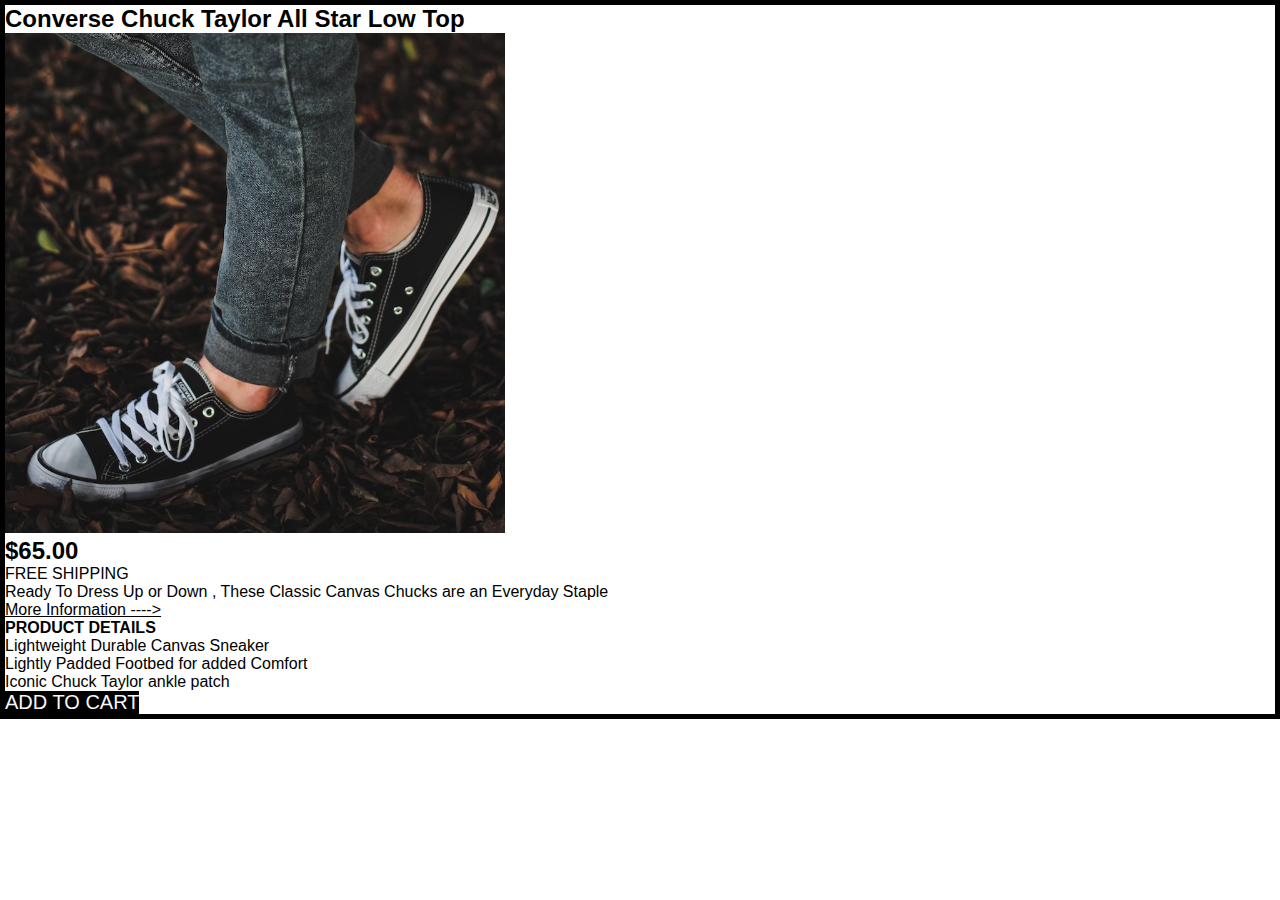
<file: 02-HTML-Fundamentals/LandingPage.html>
<!DOCTYPE html>
<html lang="en">
<head>
    <link href="style2.css" rel="stylesheet" >
    <meta charset="UTF-8">
    <title > Converse Chuck Taylor All Star Low Top </title>
</head>
<body>
<div class="div_container">
<h2 class="product_title"> Converse Chuck Taylor All Star Low Top  </h2>
<img src="challenges.jpg" height="500" width="500" alt="Image of Sneakers">
<p class="price"><strong>$65.00</strong></p>
<p class = 'shipping'>Free Shipping </p>
<p>Ready To Dress Up or Down , These Classic Canvas Chucks are an Everyday Staple </p>
<a  class="info_button " href="#"> More Information ----> </a>
<p CLASS="product_details">PRODUCT DETAILS</p>
<ol>
    <li>
        Lightweight Durable Canvas Sneaker
    </li>
    <li>
        Lightly Padded Footbed for added Comfort
    </li>
    <li>
        Iconic Chuck Taylor ankle patch
    </li>
</ol>
<button  class="BUTTON"> Add to cart</button>
</div>
</body>
</html>
</file>
<file: 0-4 CSS FLEXBOX/style.css>
/*!!!!IMPNOTE--- It is very important to choose the Correct Container to Apply Flexbox on to get the Desired  Results , This File Contains Flexbox  Methods AND CSS GRID METHOD TOO SEPERATRED BY COMMENTS  
*/
* {
  /* border-top: 10px solid #1098ad; */
  margin: 0;
  padding: 0;
  box-sizing: border-box;
}

/* PAGE SECTIONS */
body {
  color: #444;
  font-family: sans-serif;

  border-top: 10px solid #1098ad;
  position: relative;
}

 .container {
 width: 800px; 
   margin-left: auto;
  margin-right: auto; 
  margin: 0 auto;
} 

.main-header {
  background-color: #f7f7f7;
   padding: 20px;
  padding-left: 40px;
  padding-right: 40px; 
  padding: 20px 40px;
   margin-bottom: 20px; 
   height: auto; 
}

nav {
  font-size: 18px;
/*    text-align: center;  */
}
 
article {
  margin-bottom: 60px;
}

.post-header {
  margin-bottom: 40px;
  /* position: relative; */
}

aside {
  background-color: #f7f7f7;
  border-top: 5px solid #1098ad;
  border-bottom: 5px solid #1098ad;
padding: 50px 40px ;
  box-sizing: border-box;


}

/* SMALLER ELEMENTS */
h1,
h2,
h3 {
  color: #1098ad;
}

h1 {
  font-size: 40px;
  text-transform: uppercase;
  font-style: italic;
}

h2 {
  font-size: 40px;
  margin-bottom: 30px;
}

h3 {
  font-size: 30px;
  margin-bottom: 20px;
  margin-top: 40px;
}

h4 {
  font-size: 20px;
  text-transform: uppercase;
  text-align: center;
  margin-bottom: 20px;
}

p {
  font-size: 22px;
  line-height: 1.5;
  margin-bottom: 15px;
}

ul,
ol {
  margin-left: 50px;
  margin-bottom: 20px;
}

li {
  font-size: 20px;
  margin-bottom: 10px;
  /* display: inline; */
}

li:last-child {
  margin-bottom: 0;
}

/* footer p {
  font-size: 16px;
} */

 article header p {
  font-style: italic;
} 

#author {
  font-style: italic;
  font-size: 18px;
}

#copyright {
  font-size: 16px;
}

 .related-author {
  font-size: 18px;
  font-weight: bold;
} 

 ul {
  list-style: none;
} 

 .related {
  list-style: none;
  margin-left: 0;
} 

/* body {
   background-color: orangered; 
}
 */
/* .first-li {
  font-weight: bold;
} */

li:first-child {
  font-weight: bold;
}

li:last-child {
  font-style: italic;
}

li:nth-child(even) {
  /* color: red; */
}

/* Misconception: this won't work! */
article p:first-child {
  color: red;
}

/* Styling links */
a:link {
  color: #1098ad;
  text-decoration: none;
}

a:visited {
  /* color: #777; */
  color: #1098ad;
}

a:hover {
  color: orangered;
  font-weight: bold;
  text-decoration: underline orangered;
}

a:active {
  background-color: black;
  font-style: italic;
}
/* LVHA */

.post-img {
  width: 100%;
  height: auto;
}

nav a:link {
  /* background-color: orangered;
  margin: 20px;
  padding: 20px;

  display: block; */

 /* margin-right: 30px;*/
/*   margin-top: 10px; 
  display: inline-block;*/
}

nav a:link:last-child {
  margin-right: 0;
}

button {
  font-size: 22px;
  padding: 20px;
  cursor: pointer;

  position: absolute;
  /* top: 50px;
  left: 50px; */
  bottom: 50px;
  right: 50px;
}

h1::first-letter {
  font-style: normal;
  margin-right: 5px;
  margin-bottom: 20px;
}

/* h3 + p::first-line {
  /* color: red; 
} */

/* h2 {
  /* background-color: orange; 
  position: relative;
}
 */
h2::after {
  content: "TOP";
  background-color: #ffe70e;
  color: #444;
  font-size: 16px;
  font-weight: bold;
  display: inline-block;
  padding: 20px 10px;  /*? In this specific case, 20px 10px means that the top and bottom padding of the element will be 20px, and the left and right padding will be 10px.*/
  position: absolute;
  /* top: -10px;
  right: -25px;
} */}

/* Resolving conflicts */
/* #copyright {
  color: red;
}

.copyright {
  color: blue;
}

.text {
  color: yellow;
}

footer p {
  color: green !important;
} */

/* nav a:link,
nav p {
  font-size: 18px;
} */

/* .author-img{
  float:left;
  margin-bottom: 20px;
}

.author{
  float: left;
  margin-top: 10px;
  margin-left: 20px;

}
h1{
  float:left;
}
nav{
  float:right;
}

.clear{
clear:both;
}

.clearfix{
  clear:both;
  content: "";
  display: block;

}


article{

  box-sizing: border-box;
  float: left;
  width: 70%;
margin-bottom: 60px;



}

aside{

  width: 30%;
  float: right;


}

footer{

  box-sizing: border-box;

} */

/* .main-header{
  display: flex;
  align-items: center;
  justify-content: space-between;
}
.author-box{
  display: flex;
  align-items: center;
  padding-bottom: 15px;
}


.author{
  margin-bottom: 0;
margin-left: 15px;
}


.related-post{
display:flex ;
align-items: center;
font-size: 14px;
font-weight: normal;
font-style: italic;
gap: 20px;


}
 */

.related-link:link{
font-size: 17px;
font-weight: bold;
font-style: normal;
margin-bottom: 5px;
}

    /*?Above this we  have the Styling of this page using Flexbox Approach */
/* .row{
  display: flex;
  gap: 75px;
  margin-bottom: 60px;
  align-items: flex-start;  *This'll fix the problem of the related post stretching too much  
}


article{  * Article class is the main class containing all the main page components 
  flex:1;
  margin-bottom: 0;
}


aside{
/ Default values of the flex property is 
/flex-grow:0;  flex-shrink : 1; 
/flexbasis:auto; 
flex: 0 0 300px; /*? Flex is the shorthand way of writing the flex-grow, flex-shrink and flex-basis properties 
} */


/**BEYOND THIS CONTAINS THE NEW CSS GRID STYLING */


.container{
display: grid;
grid-template-columns: 1fr 300px ;
/* grid-template-rows: 1fr 1fr 1fr 1fr;  */
column-gap: 0;
row-gap: 0;
align-items: start;
width: 1125px;
gap: 30px ;
}


.main-header{
grid-column: 1 / -1 ;
row-gap: 50px;
align-items: center;

}


article{
  grid-column: 1/3;
 grid-row: 2/3;
 margin-left: 50px;
 row-gap: 60px;
}



aside {
/* grid-column: 2 / 3 ; */

}



footer{
grid-column: 1 / -1 ;
}

 nav{
  display: grid;
  grid-template-columns: 1fr 1fr 1fr 1fr ;


}
</file>
<file: 5-DESIGN/style.css>
/*
SPACING SYSTEM (px)
2 / 4 / 8 / 12 / 16 / 24 / 32 / 48 / 64 / 80 / 96 / 128

FONT SIZE SYSTEM (px)
10 / 12 / 14 / 16 / 18 / 20 / 24 / 30 / 36 / 44 / 52 / 62 / 74 / 86 / 98
*/

* {
  margin: 0;
  padding: 0;
  
}

/* ------------------------ */
/* GENERAL STYLES */
/* ------------------------ */
body {
  font-family: 'Inter' sans-serif;
  color: #343a40;  /** Changing font color from Black to grey */
  border-bottom:  8px solid ;
}

.container {
  width: 960px;
  margin: 0 auto;
}

header,
section {
  margin-bottom: 96px;
}

h2 {
  margin-bottom: 48px;
  font-size: 36px;
  letter-spacing: 1px;
}

.grid-3-cols {
  display: grid;
  grid-template-columns: repeat(3, 1fr);
  column-gap: 80px;
}

/* ------------------------ */
/* COMPONENT STYLES */
/* ------------------------ */

/* HEADER */
header {
  display: grid;
  grid-template-columns: repeat(2, 1fr);
  column-gap: 80px;
  margin-top: 48px;
}

.header-text-box {
  align-self: center;
}

h1 {
  margin-bottom: 24px;
  font-size: 44px;
  line-height: 1.1;
  box-shadow: 0 5px 5px  rgba(0,0,0,0.2); /*? Here we are Defining shadows for our header element  */
}

.header-text {
  margin-bottom: 24px;
}

img {
  width: 100%;
  
}

/* FEATURES */
.features-icon {
  stroke: #087f5b;
  width: 32px;
  height: 32px;
}

.features-title {
  margin-bottom: 16px;
  font-size: 20px;
}

.features-text {
  font-size: 18px;
  line-height: 1.6;
}

/* TESTIMONIAL */
.testimonial-section {
}

.testimonial-box {
  grid-column: 2 / -1;
  align-self: center;
}

.testimonial-box h2 {
  margin-bottom: 24px;
}

.testimonial-text {
  font-style: italic;
  margin-bottom: 24px;
  color: #e6fcf5;
}

/* CHAIRS */
.chair-box {
  padding: 32px;
}

h3 {
  margin-bottom: 24px;
  font-size: 20px;
}

.chair-details {
  list-style: none;
  margin-bottom: 48px;

}

.chair-details li {
  display: flex;
  align-items: center;
  gap: 12px;
  margin-bottom: 24px;
}

.chair-details li:last-child {
  margin-bottom: 0;
}

.chair-icon {
}

.chair-price {
  display: flexbox;
  justify-content: space-between;
  font-size: 40px;
  white-space: nowrap;
  align-items: center;
  
  
}

footer {
  margin-bottom: 48px;
}

.btn:link,.btn:visited{
    background-color: #087f5b;
    color: #fff;
    text-decoration: none;
    text-transform: uppercase;
    padding-left: 18px;
    padding-right: 18px;
    padding-top: 18px;
    padding-bottom: 18px;
/*     font: weight 100px; */
    display: inline-block;
    border-radius: 18px;
    font-size: 25px;
    
}

.testimonial-section{
  background-color: #087f5b;
  color: #fff;
  padding: 24px;
  border-radius: 10px;
}

.chair{
  box-shadow:  0 20px 30px 0px rgba(0,0,0,0.07); /* Here we are Defining shadows for our chairs Card element  */
}

img{
  border-radius: 12px;
}

.btn--small{
margin-right: 10px;
font-size: 12px;
border-radius: 0px;
margin-bottom: 2px;
display: inline-block;
/* box-sizing: border-box; */
align-self: center;
align-items: center;
margin-bottom: 20px;

}

.newb3{
/* margin-left: 10px; */
font-size:20px;
white-space:nowrap;
margin-bottom: 24px;
}
</file>
<file: 02-HTML-Fundamentals/style2.css>
*{
    margin:0 ;   /*comm--This'll reset all the margin and Padding in the CSS file */
    padding: 0;
}


.div_container{
    width:auto;
}

body{

    border: black 5px solid;  
    font-family: sans-serif;
}

.product_title{

}

h1 { background-color: #f7f7f7;
    font-weight: bold;
    text-transform: uppercase;
    font-size: 20px;
    text-align: center;
}
a:link{
    text-decoration: underline;
    color: black;
}
 .info_button:hover{
     text-decoration: none;
 }


button{
     background-color:black;
     font-size: 20px;
     color: #f7f7f7;
    border: none;  /*! Make sure to set this attribute for a Non Bordered Button */
    text-transform: uppercase;

 }
 button:hover{
     background-color: snow;
     color:black ;
 }

.product_details{
    font-weight: bold;
    font-family: sans-serif;
}
ol{
    font-family: sans-serif;
    list-style-type:square ;
}
.shipping {
    text-transform: uppercase;
}
.price{
    font-size: 24px;
}
</file>
